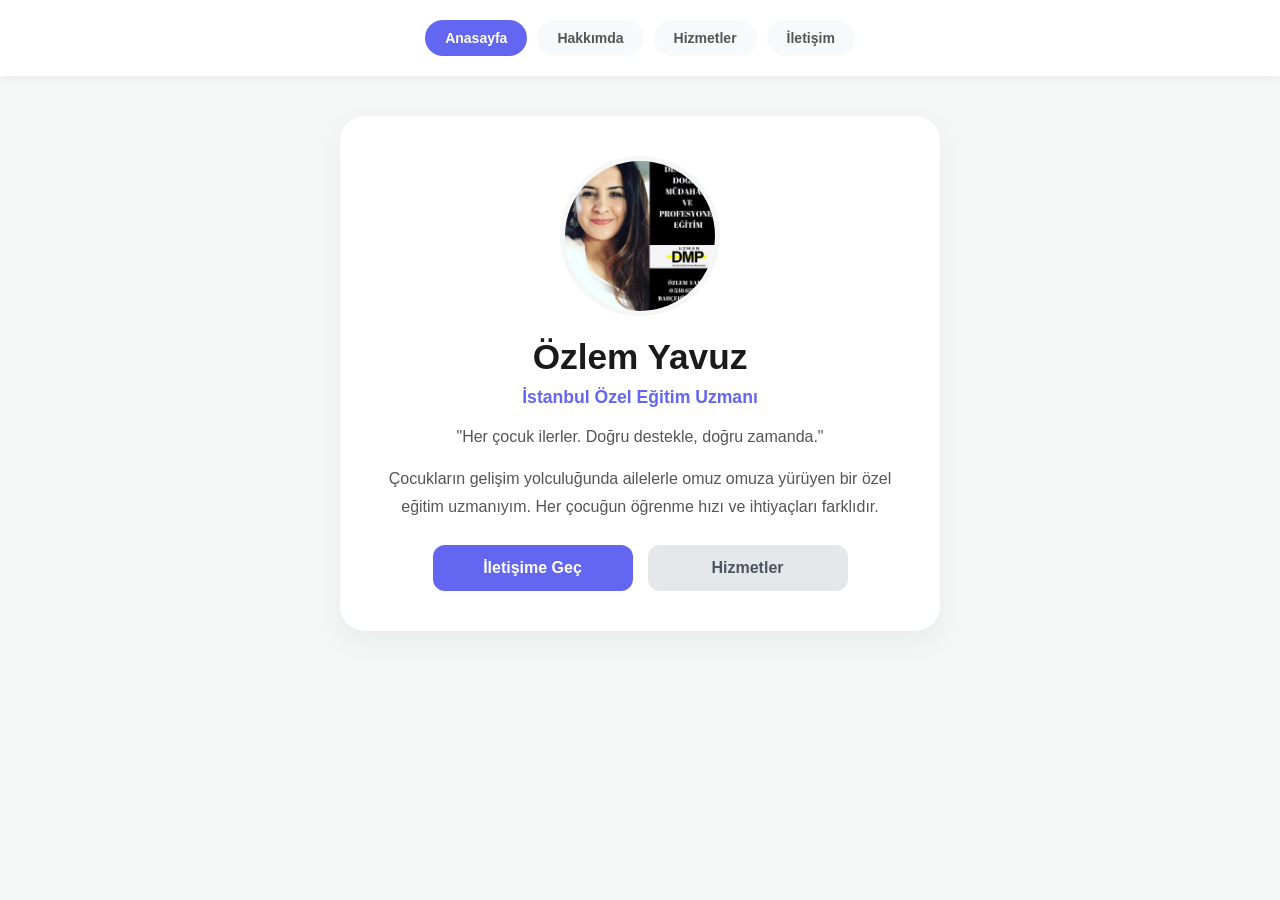
<file: index.html>
<!DOCTYPE html>
<html lang="tr">
<head>
  <meta charset="UTF-8">
  <meta name="viewport" content="width=device-width, initial-scale=1.0">
  <title>Özlem Yavuz | Özel Eğitim Uzmanı</title>
  <link rel="stylesheet" href="style.css">
</head>
<body>

<nav>
  <a href="index.html" class="active">Anasayfa</a>
  <a href="hakkimda.html">Hakkımda</a>
  <a href="hizmetler.html">Hizmetler</a>
  <a href="iletisim.html">İletişim</a>
</nav>

<section class="hero">
  <div class="card">
    <img src="profil.jpeg" alt="Özlem Yavuz" class="profile-img">
    <h1>Özlem Yavuz</h1>
    <p class="subtitle">İstanbul Özel Eğitim Uzmanı</p>
    
    <div class="divider"></div>
    
    <p class="quote">"Her çocuk ilerler. Doğru destekle, doğru zamanda."</p>
    
    <p class="bio">
      Çocukların gelişim yolculuğunda ailelerle omuz omuza yürüyen bir özel eğitim uzmanıyım. 
      Her çocuğun öğrenme hızı ve ihtiyaçları farklıdır.
    </p>

    <div class="btns">
      <a href="iletisim.html" class="btn primary">İletişime Geç</a>
      <a href="hizmetler.html" class="btn secondary">Hizmetler</a>
    </div>
  </div>
</section>

</body>
</html>
</file>
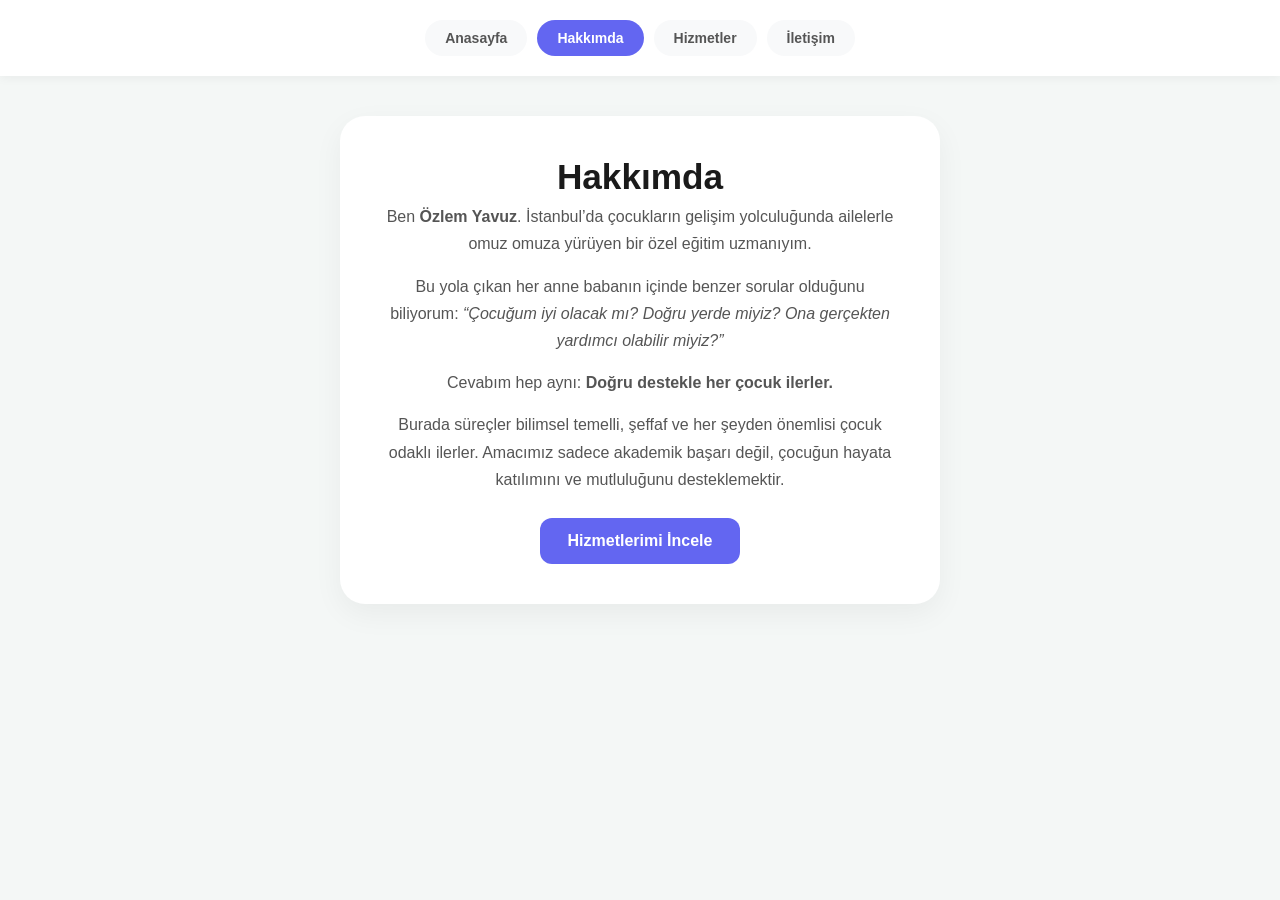
<file: hakkimda.html>
<!DOCTYPE html>
<html lang="tr">
<head>
  <meta charset="UTF-8">
  <meta name="viewport" content="width=device-width, initial-scale=1.0">
  <title>Hakkımda | Özlem Yavuz</title>
  <link rel="stylesheet" href="style.css">
</head>
<body>

<nav>
  <a href="index.html">Anasayfa</a>
  <a href="hakkimda.html" class="active">Hakkımda</a>
  <a href="hizmetler.html">Hizmetler</a>
  <a href="iletisim.html">İletişim</a>
</nav>

<section class="hero">
  <div class="card">
    <h1>Hakkımda</h1>
    <div class="divider"></div>
    
    <div class="text-content">
      <p>Ben <strong>Özlem Yavuz</strong>. İstanbul’da çocukların gelişim yolculuğunda ailelerle omuz omuza yürüyen bir özel eğitim uzmanıyım.</p>
      
      <p>Bu yola çıkan her anne babanın içinde benzer sorular olduğunu biliyorum: <em>“Çocuğum iyi olacak mı? Doğru yerde miyiz? Ona gerçekten yardımcı olabilir miyiz?”</em></p>
      
      <p>Cevabım hep aynı: <strong>Doğru destekle her çocuk ilerler.</strong></p>
      
      <p>Burada süreçler bilimsel temelli, şeffaf ve her şeyden önemlisi çocuk odaklı ilerler. Amacımız sadece akademik başarı değil, çocuğun hayata katılımını ve mutluluğunu desteklemektir.</p>
    </div>

    <div class="btns">
      <a href="hizmetler.html" class="btn primary">Hizmetlerimi İncele</a>
    </div>
  </div>
</section>

</body>
</html>
</file>
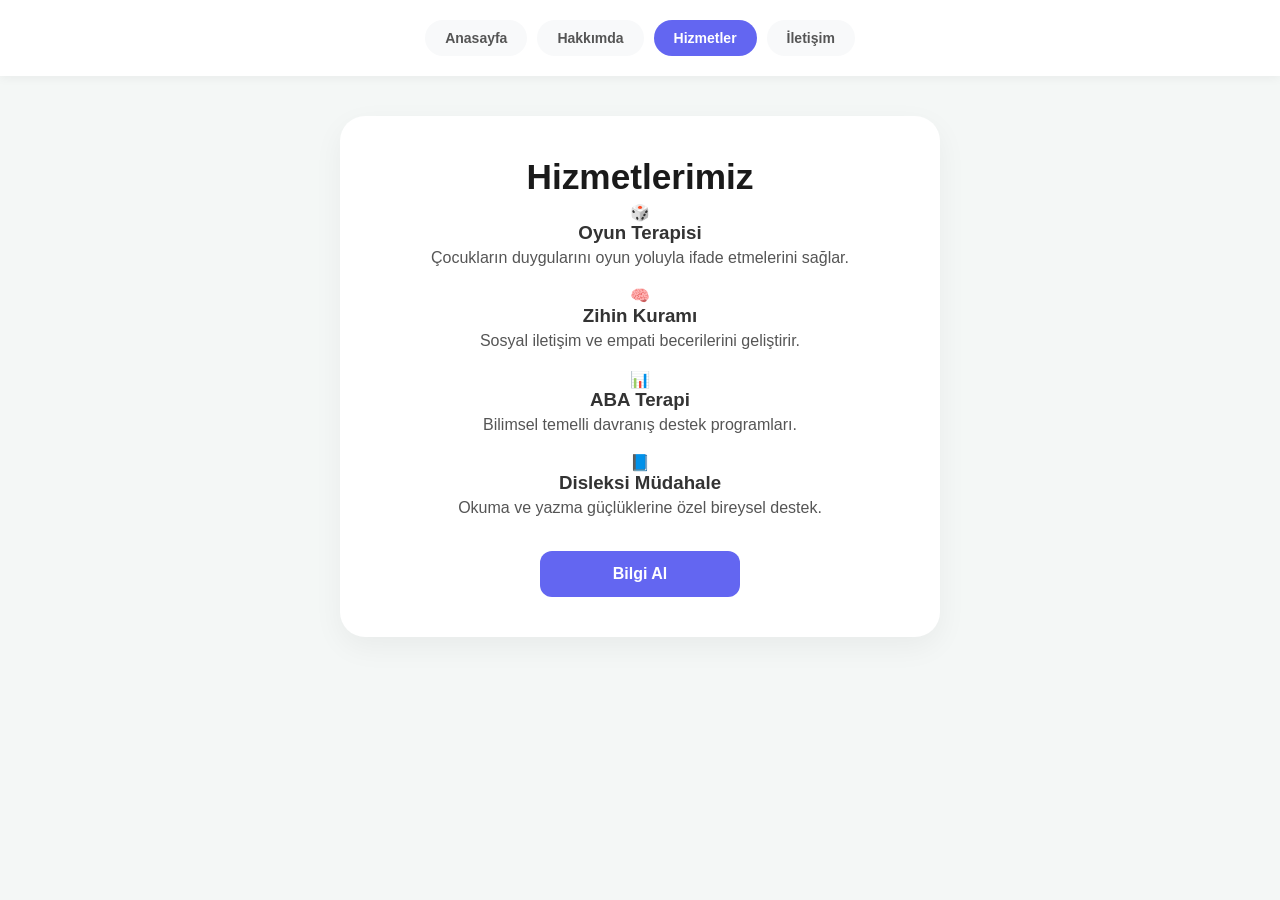
<file: hizmetler.html>
<!DOCTYPE html>
<html lang="tr">
<head>
  <meta charset="UTF-8">
  <meta name="viewport" content="width=device-width, initial-scale=1.0">
  <title>Hizmetlerimiz | Özlem Yavuz</title>
  <link rel="stylesheet" href="style.css">
</head>
<body>

<nav>
  <a href="index.html">Anasayfa</a>
  <a href="hakkimda.html">Hakkımda</a>
  <a href="hizmetler.html" class="active">Hizmetler</a>
  <a href="iletisim.html">İletişim</a>
</nav>

<section class="hero">
  <div class="card wide-card">
    <h1>Hizmetlerimiz</h1>
    <div class="divider"></div>
    
    <div class="services-grid">
      <div class="s-item">
        <span class="s-icon">🎲</span>
        <h3>Oyun Terapisi</h3>
        <p>Çocukların duygularını oyun yoluyla ifade etmelerini sağlar.</p>
      </div>
      <div class="s-item">
        <span class="s-icon">🧠</span>
        <h3>Zihin Kuramı</h3>
        <p>Sosyal iletişim ve empati becerilerini geliştirir.</p>
      </div>
      <div class="s-item">
        <span class="s-icon">📊</span>
        <h3>ABA Terapi</h3>
        <p>Bilimsel temelli davranış destek programları.</p>
      </div>
      <div class="s-item">
        <span class="s-icon">📘</span>
        <h3>Disleksi Müdahale</h3>
        <p>Okuma ve yazma güçlüklerine özel bireysel destek.</p>
      </div>
    </div>

    <div class="btns" style="margin-top:30px;">
      <a href="iletisim.html" class="btn primary">Bilgi Al</a>
    </div>
  </div>
</section>

</body>
</html>
</file>
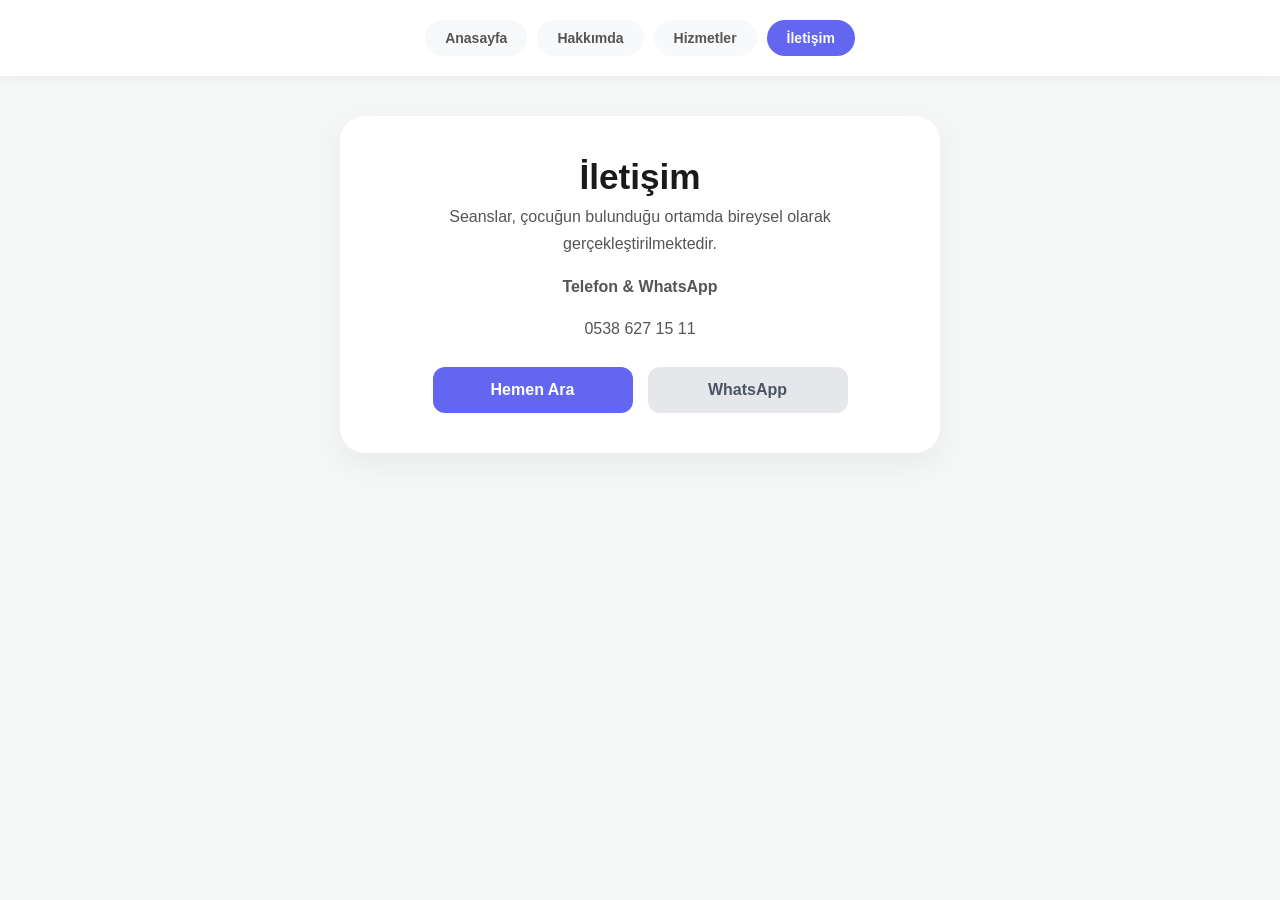
<file: iletisim.html>
<!DOCTYPE html>
<html lang="tr">
<head>
  <meta charset="UTF-8">
  <meta name="viewport" content="width=device-width, initial-scale=1.0">
  <title>İletişim | Özlem Yavuz</title>
  <link rel="stylesheet" href="style.css">
</head>
<body>

<nav>
  <a href="index.html">Anasayfa</a>
  <a href="hakkimda.html">Hakkımda</a>
  <a href="hizmetler.html">Hizmetler</a>
  <a href="iletisim.html" class="active">İletişim</a>
</nav>

<section class="hero">
  <div class="card">
    <h1>İletişim</h1>
    <div class="divider"></div>
    
    <p class="bio">Seanslar, çocuğun bulunduğu ortamda bireysel olarak gerçekleştirilmektedir.</p>

    <div class="contact-list">
      <div class="c-unit">
        <p><strong>Telefon & WhatsApp</strong></p>
        <p>0538 627 15 11</p>
      </div>
    </div>

    <div class="btns">
      <a href="tel:+905386271511" class="btn primary">Hemen Ara</a>
      <a href="https://wa.me/905386271511" class="btn secondary">WhatsApp</a>
    </div>
  </div>
</section>

</body>
</html>
</file>
<file: style.css>
/* ============================================================
   ÖZLEM YAVUZ - GÜNCELLENMİŞ, TAŞMA YAPMAYAN TEMİZ TASARIM
   ============================================================ */

* {
  box-sizing: border-box;
  margin: 0;
  padding: 0;
  font-family: 'Segoe UI', Roboto, Helvetica, Arial, sans-serif;
}

body {
  background: #f4f7f6;
  color: #333;
  overflow-x: hidden; /* Sağ tarafa kaymayı engeller */
  width: 100%;
}

/* --- NAVİGASYON --- */
nav {
  display: flex;
  justify-content: center;
  flex-wrap: wrap; /* Butonlar sığmazsa alt satıra geçer */
  gap: 10px;
  padding: 20px;
  background: white;
  box-shadow: 0 2px 10px rgba(0,0,0,0.05);
  position: sticky; /* Yukarıda sabit kalır */
  top: 0;
  z-index: 1000;
}

nav a {
  text-decoration: none;
  padding: 10px 20px;
  border-radius: 25px;
  color: #555;
  font-weight: 600;
  font-size: 14px;
  transition: 0.3s;
  background: #f8f9fa;
  white-space: nowrap; /* Metin bölünmez */
}

nav a.active, nav a:hover {
  background: #6366f1;
  color: white;
}

/* --- ANA KONTEYNER VE KART --- */
.hero {
  padding: 40px 15px; /* Mobilde kenarlardan boşluk bırakır */
  display: flex;
  justify-content: center;
  width: 100%;
}

.card {
  background: white;
  width: 100%;
  max-width: 600px; /* Kutunun maksimum genişliği */
  padding: 40px;
  border-radius: 25px;
  box-shadow: 0 10px 30px rgba(0,0,0,0.05);
  text-align: center;
}

/* --- PROFIL FOTOĞRAFI VE TAŞMA ÇÖZÜMÜ --- */
.profile-img {
  /* Resmin kutudan dışarı taşmasını engeller */
  width: 100%;
  max-width: 160px; /* Maksimum genişlik sınırı */
  height: auto; /* Yüksekliği en-boy oranına göre ayarlar */
  aspect-ratio: 1 / 1; /* Kare olmasını garanti eder */
  
  border-radius: 50%; /* Tam yuvarlak */
  object-fit: cover; /* Resmi sığdırmak için kırpar, esnetmez */
  margin-bottom: 20px;
  border: 5px solid #f4f7f6;
  display: block;
  margin-left: auto;
  margin-right: auto;
}

h1 {
  font-size: clamp(1.8rem, 5vw, 2.2rem); /* Ekran küçüldükçe başlık küçülür */
  color: #1a1a1a;
  margin-bottom: 5px;
  line-height: 1.2;
}

.subtitle {
  color: #6366f1;
  font-weight: 600;
  font-size: 1.1rem;
  margin-bottom: 10px;
}

p {
  color: #555;
  line-height: 1.7;
  margin-bottom: 15px;
}

/* --- BUTONLAR --- */
.btns {
  display: flex;
  gap: 15px;
  justify-content: center;
  flex-wrap: wrap; /* Mobilde alt alta gelmesini sağlar */
  margin-top: 25px;
}

.btn {
  padding: 14px 25px;
  border-radius: 12px;
  text-decoration: none;
  font-weight: 700;
  transition: 0.3s;
  flex: 1; /* Eşit genişlikte olurlar */
  max-width: 200px;
  text-align: center;
}

.primary { background: #6366f1; color: white; }
.secondary { background: #e5e7eb; color: #4b5563; }

.btn:hover { opacity: 0.9; transform: translateY(-2px); }

/* --- MOBİL ÖZEL AYARLAR --- */
@media (max-width: 600px) {
  .btns {
    flex-direction: column; /* Butonlar alt alta gelir */
    align-items: center;
  }
  .btn {
    width: 100%; /* Butonlar tam genişlik kaplar */
    max-width: none;
  }
  .card {
    padding: 30px 20px; /* Kartın iç boşluğunu azaltır */
    border-radius: 15px;
  }
  .profile-img {
    max-width: 140px; /* Mobilde resmi biraz daha küçültür */
  }
}
</file>
